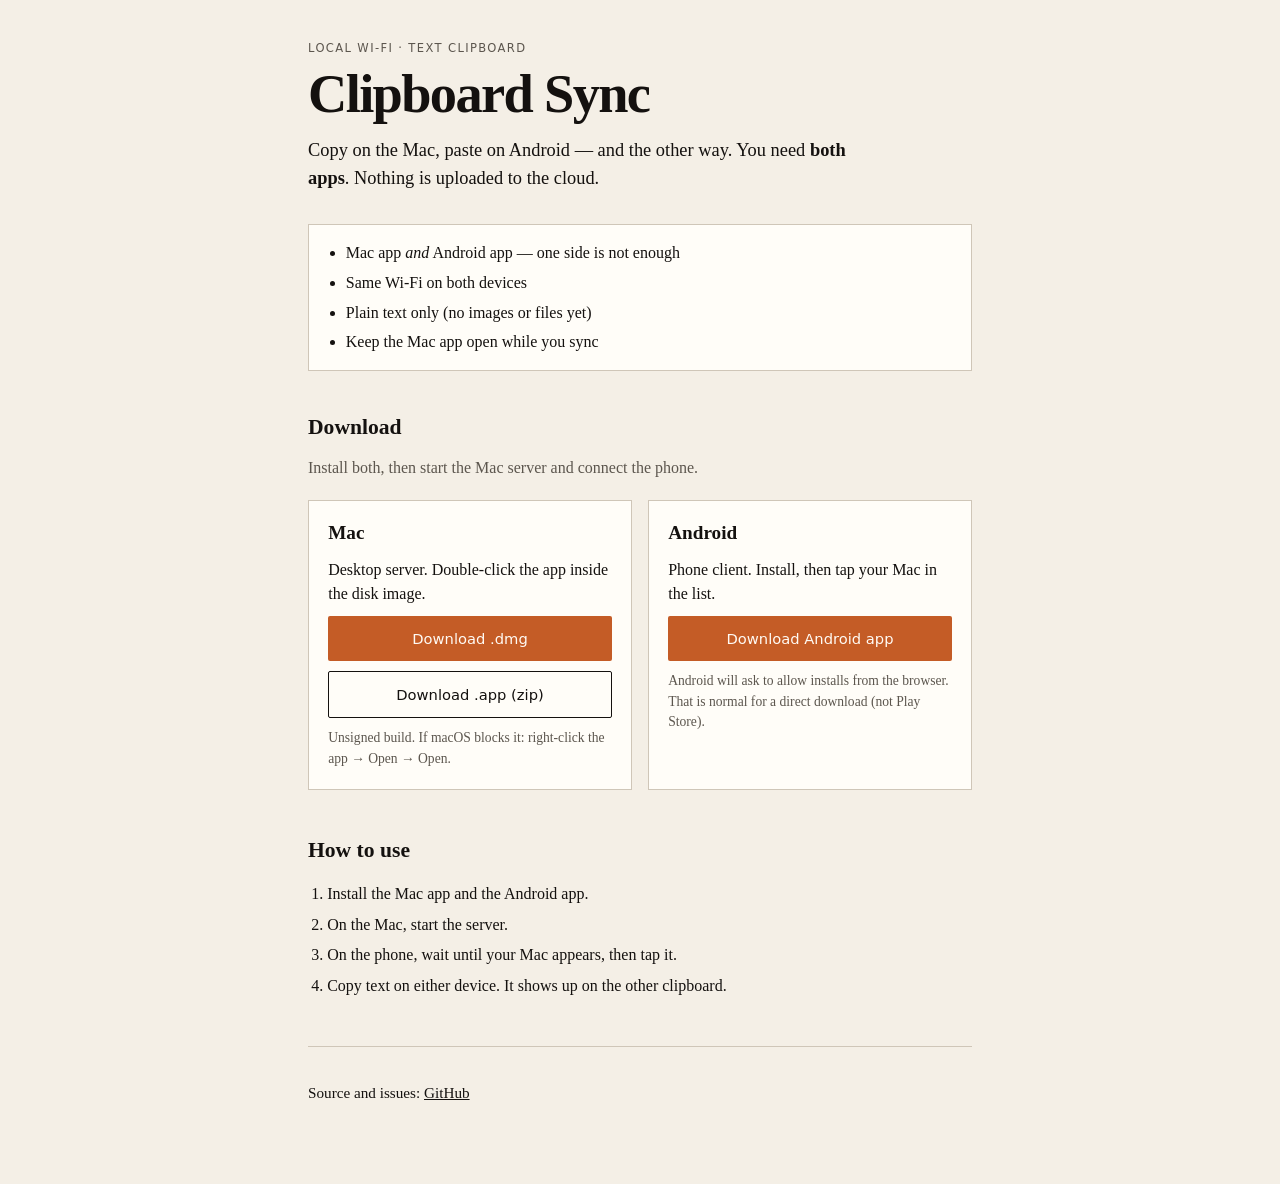
<file: website/index.html>
<!DOCTYPE html>
<html lang="en">
  <head>
    <meta charset="utf-8" />
    <meta name="viewport" content="width=device-width, initial-scale=1" />
    <title>Clipboard Sync — Mac and Android, same Wi‑Fi</title>
    <meta
      name="description"
      content="Copy text on your Mac, paste on your phone. Both apps required. Text only. Stays on your local network."
    />
    <link rel="stylesheet" href="styles.css" />
  </head>
  <body>
    <div class="page">
      <header class="hero">
        <p class="eyebrow">Local Wi‑Fi · Text clipboard</p>
        <h1>Clipboard Sync</h1>
        <p class="lede">
          Copy on the Mac, paste on Android — and the other way. You need
          <strong>both apps</strong>. Nothing is uploaded to the cloud.
        </p>
      </header>

      <section class="notice" aria-label="Requirements">
        <ul>
          <li>Mac app <em>and</em> Android app — one side is not enough</li>
          <li>Same Wi‑Fi on both devices</li>
          <li>Plain text only (no images or files yet)</li>
          <li>Keep the Mac app open while you sync</li>
        </ul>
      </section>

      <section class="downloads" id="download">
        <h2>Download</h2>
        <p class="hint">Install both, then start the Mac server and connect the phone.</p>

        <div class="cards">
          <article class="card" data-os="mac">
            <h3>Mac</h3>
            <p>Desktop server. Double‑click the app inside the disk image.</p>
            <a class="btn primary" href="downloads/Clipboard-Sync.dmg">Download .dmg</a>
            <a class="btn ghost" href="downloads/Clipboard-Sync-macOS.zip">Download .app (zip)</a>
            <p class="fine">
              Unsigned build. If macOS blocks it: right‑click the app → Open → Open.
            </p>
          </article>

          <article class="card" data-os="android">
            <h3>Android</h3>
            <p>Phone client. Install, then tap your Mac in the list.</p>
            <a class="btn primary" href="downloads/Clipboard-Sync.apk">Download Android app</a>
            <p class="fine">
              Android will ask to allow installs from the browser. That is normal for a
              direct download (not Play Store).
            </p>
          </article>
        </div>
      </section>

      <section class="steps">
        <h2>How to use</h2>
        <ol>
          <li>Install the Mac app and the Android app.</li>
          <li>On the Mac, start the server.</li>
          <li>On the phone, wait until your Mac appears, then tap it.</li>
          <li>Copy text on either device. It shows up on the other clipboard.</li>
        </ol>
      </section>

      <footer>
        <p>
          Source and issues:
          <a href="https://github.com/Pinkisingh13/clipboard_sync">GitHub</a>
        </p>
      </footer>
    </div>
  </body>
</html>
</file>
<file: website/styles.css>
:root {
  --ink: #14110f;
  --paper: #f4efe6;
  --rule: #cfc6b8;
  --accent: #c45c26;
  --accent-ink: #fffaf4;
  --muted: #5c564e;
}

* {
  box-sizing: border-box;
}

html,
body {
  margin: 0;
  padding: 0;
}

body {
  font-family: "Iowan Old Style", Palatino, "Palatino Linotype", Georgia, serif;
  background: var(--paper);
  color: var(--ink);
  line-height: 1.5;
}

.page {
  max-width: 44rem;
  margin: 0 auto;
  padding: 2.5rem 1.25rem 4rem;
}

.eyebrow {
  letter-spacing: 0.12em;
  text-transform: uppercase;
  font-size: 0.72rem;
  font-family: ui-sans-serif, system-ui, sans-serif;
  color: var(--muted);
  margin: 0 0 0.5rem;
}

h1 {
  font-size: clamp(2.2rem, 6vw, 3.4rem);
  font-weight: 700;
  letter-spacing: -0.03em;
  margin: 0 0 0.75rem;
  line-height: 1.1;
}

h2 {
  font-size: 1.35rem;
  margin: 0 0 0.75rem;
}

.lede {
  font-size: 1.15rem;
  margin: 0;
  max-width: 36rem;
}

.notice {
  margin: 2rem 0;
  padding: 1rem 1.15rem;
  border: 1px solid var(--rule);
  background: #fffdf8;
}

.notice ul {
  margin: 0;
  padding-left: 1.15rem;
}

.notice li + li {
  margin-top: 0.35rem;
}

.downloads {
  margin-top: 2.5rem;
}

.hint {
  color: var(--muted);
  margin: 0 0 1.25rem;
}

.cards {
  display: grid;
  gap: 1rem;
}

@media (min-width: 640px) {
  .cards {
    grid-template-columns: 1fr 1fr;
  }
}

.card {
  border: 1px solid var(--rule);
  padding: 1.15rem 1.2rem 1.25rem;
  background: #fffdf8;
  display: flex;
  flex-direction: column;
  gap: 0.65rem;
}

.card h3 {
  margin: 0;
  font-size: 1.2rem;
}

.card p {
  margin: 0;
}

.btn {
  display: inline-block;
  text-align: center;
  text-decoration: none;
  font-family: ui-sans-serif, system-ui, sans-serif;
  font-size: 0.92rem;
  padding: 0.7rem 0.9rem;
  border-radius: 2px;
}

.btn.primary {
  background: var(--accent);
  color: var(--accent-ink);
}

.btn.ghost {
  border: 1px solid var(--ink);
  color: var(--ink);
}

.fine {
  font-size: 0.85rem;
  color: var(--muted);
}

.steps {
  margin-top: 2.75rem;
}

.steps ol {
  padding-left: 1.2rem;
}

.steps li + li {
  margin-top: 0.4rem;
}

footer {
  margin-top: 3rem;
  padding-top: 1.25rem;
  border-top: 1px solid var(--rule);
  font-size: 0.95rem;
}

footer a {
  color: var(--ink);
}
</file>
